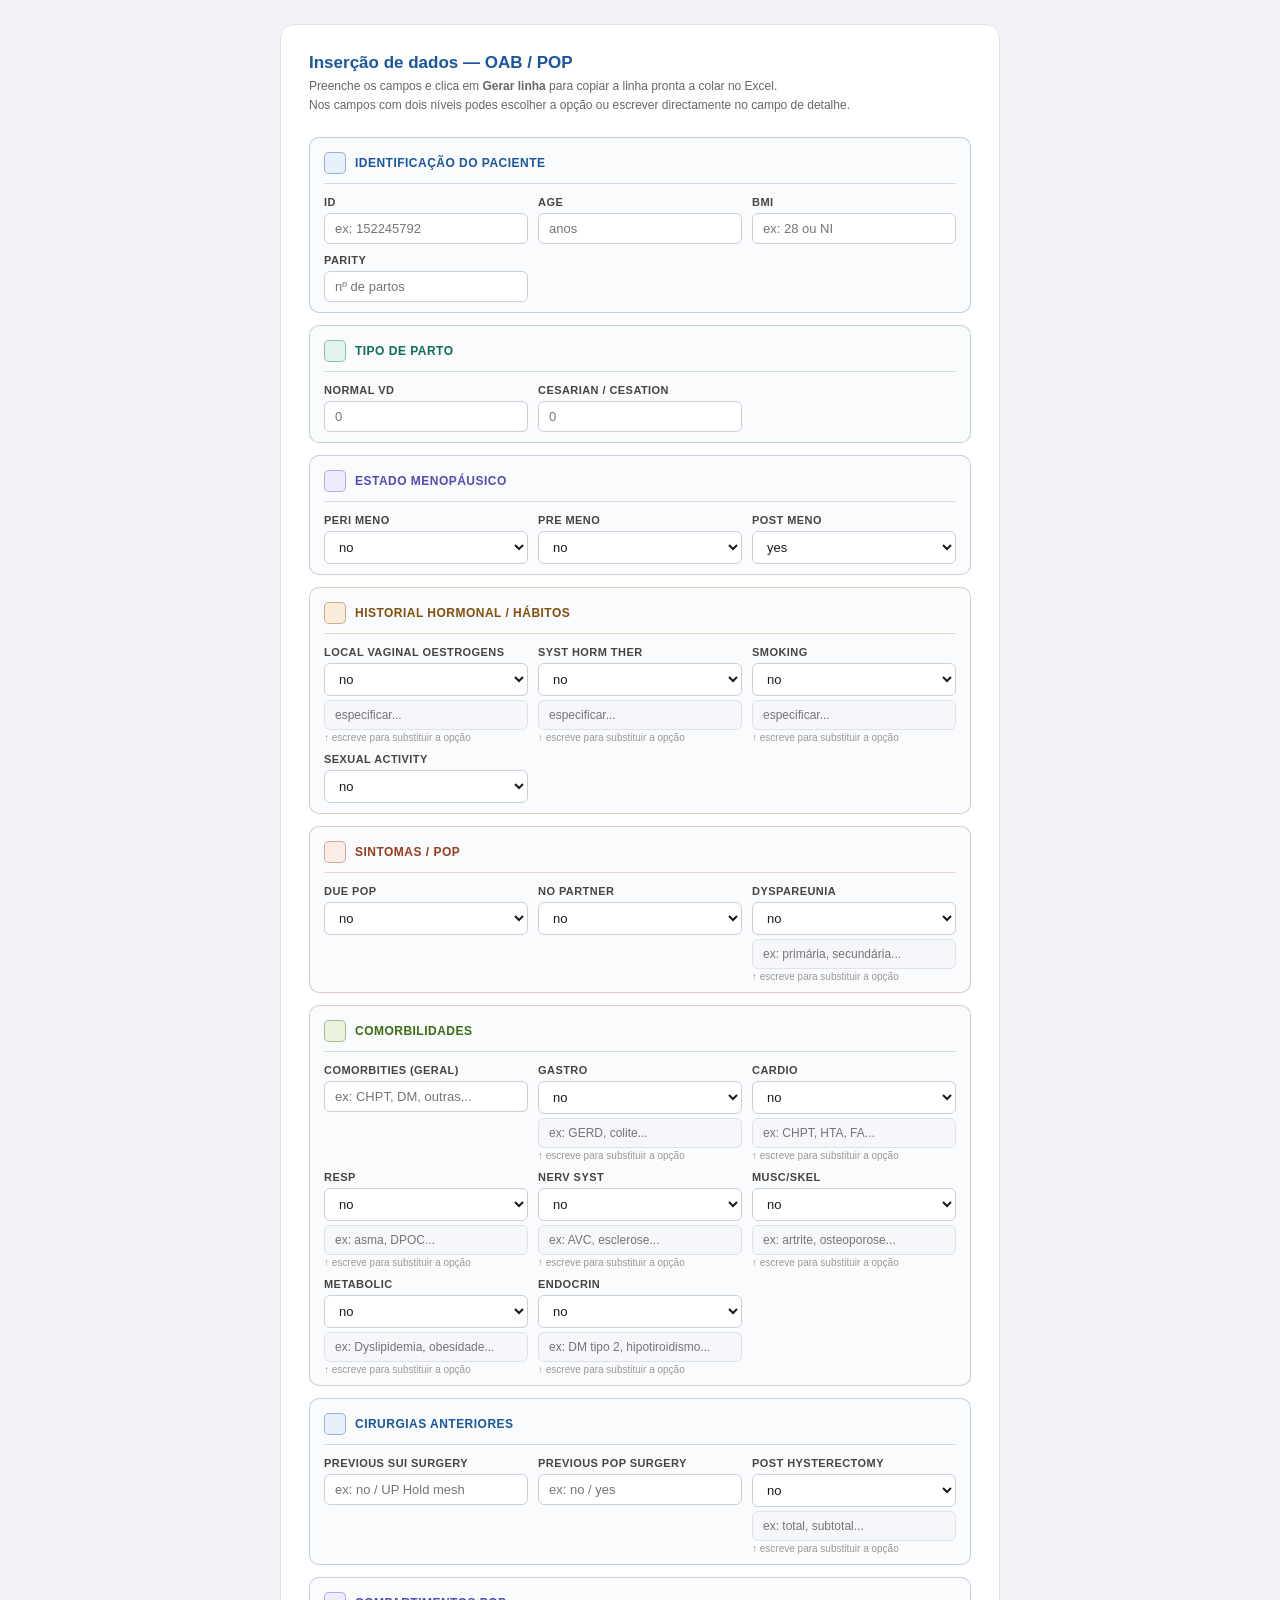
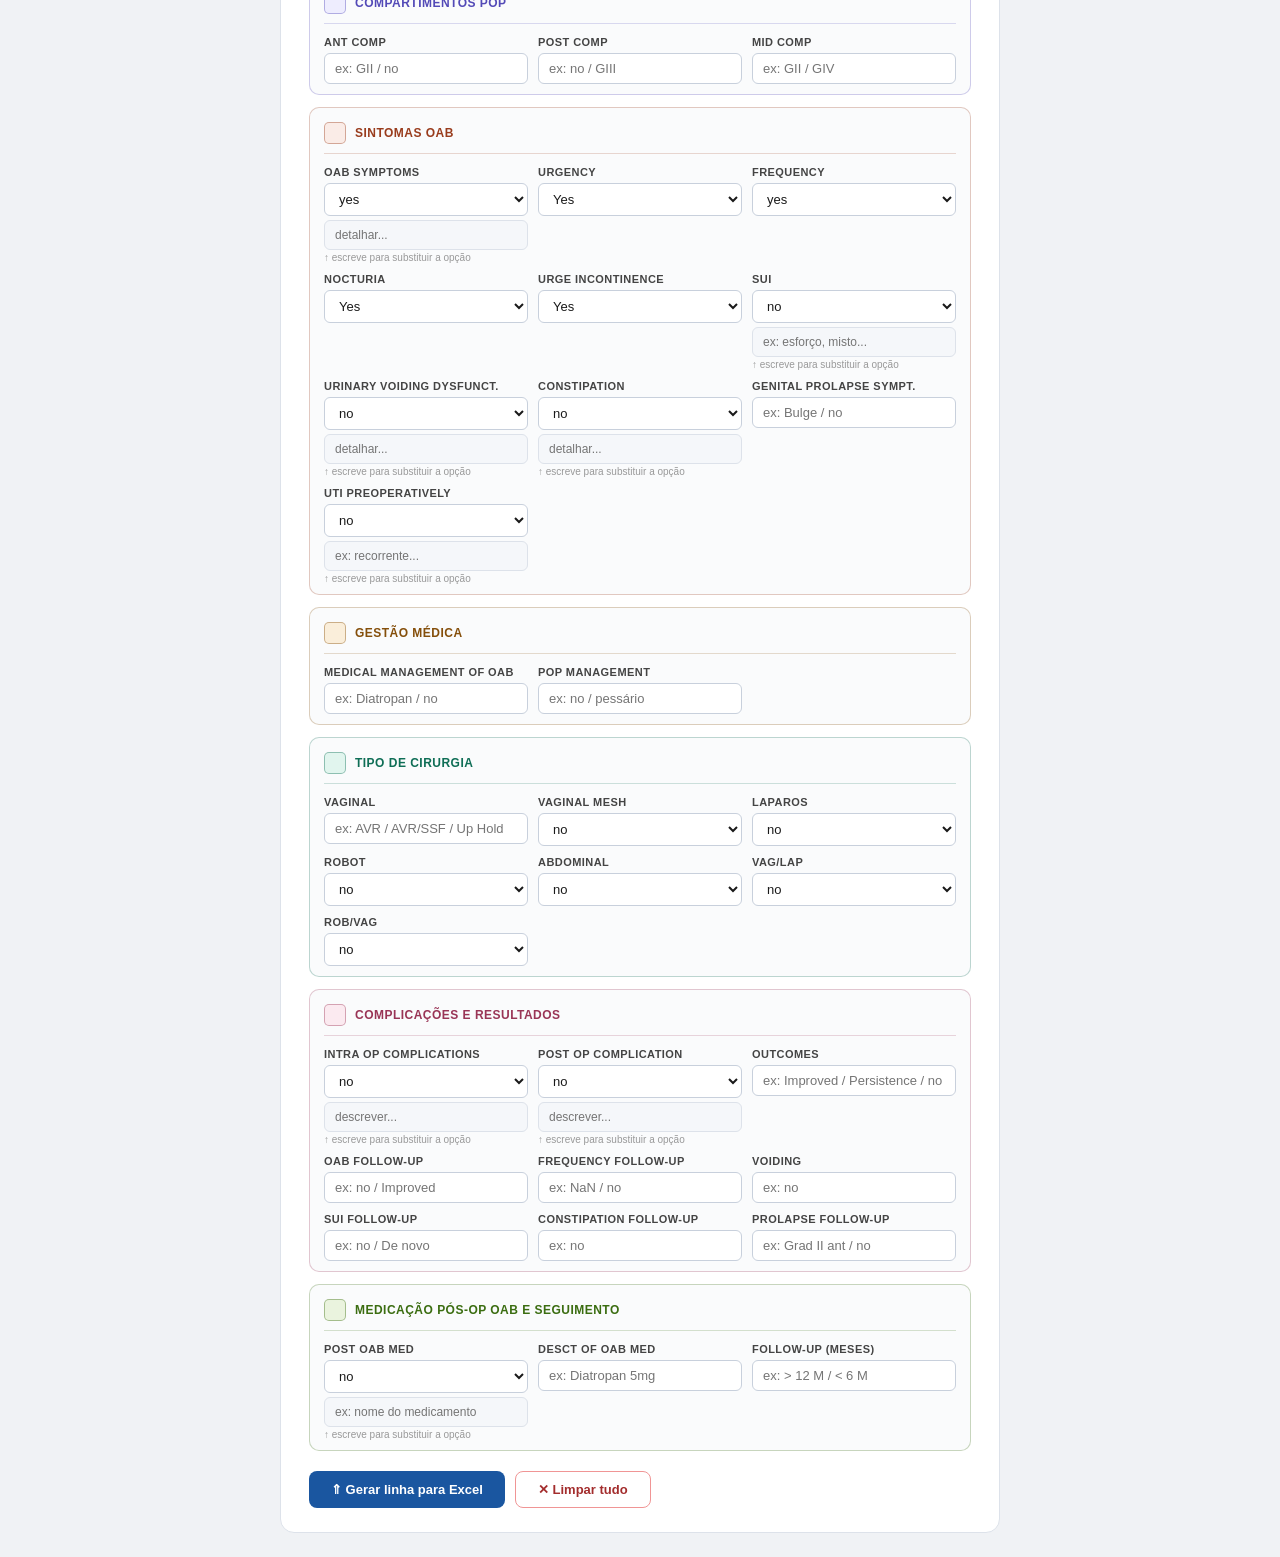
<file: index.html>
<!DOCTYPE html>
<html lang="pt">
<head>
  <meta charset="UTF-8" />
  <meta name="viewport" content="width=device-width, initial-scale=1.0" />
  <title>Inserção de dados — OAB / POP</title>
  <link rel="stylesheet" href="./Cs/style.css" />
</head>
<body>

  <div class="page-wrapper">

    <h1 class="page-title">Inserção de dados — OAB / POP</h1>
    <p class="page-subtitle">
      Preenche os campos e clica em <strong>Gerar linha</strong> para copiar a linha pronta a colar no Excel.<br>
      Nos campos com dois níveis podes escolher a opção ou escrever directamente no campo de detalhe.
    </p>

    <!-- Form sections injected here by script.js -->
    <div id="form-root"></div>

    <!-- Action buttons -->
    <div class="actions">
      <button class="btn btn-primary" onclick="generate()">&#8657; Gerar linha para Excel</button>
      <button class="btn btn-danger"  onclick="clearAll()">&#10005; Limpar tudo</button>
    </div>

    <!-- Output area -->
    <div class="output-wrap" id="out-wrap">
      <div class="output-label">Linha gerada (separada por tabulação)</div>
      <div class="output-box" id="out-box"></div>
      <div class="copy-row">
        <button class="btn-copy" onclick="copyLine()">&#10063; Copiar linha</button>
        <span class="badge-ok" id="ok-badge">&#10003; Copiado!</span>
        <span class="copy-hint">Cola na 1ª célula da próxima linha vazia → <strong>Ctrl+V</strong></span>
      </div>
    </div>

  </div>

  <script src="./Js/script.js"></script>
</body>
</html>
</file>
<file: Cs/style.css>
* {
  box-sizing: border-box;
  margin: 0;
  padding: 0;
}

body {
  font-family: Arial, sans-serif;
  font-size: 13px;
  color: #1a1a1a;
  background: #f0f2f5;
  min-height: 100vh;
  padding: 24px 16px;
}

/* ── Page container ── */
.page-wrapper {
  max-width: 720px;
  margin: 0 auto;
  background: #fff;
  border-radius: 14px;
  border: 1.5px solid #dde2ea;
  padding: 28px 28px 24px;
}

/* ── Page header ── */
.page-title {
  font-size: 17px;
  font-weight: 700;
  color: #1a56a0;
  margin-bottom: 4px;
}

.page-subtitle {
  font-size: 12px;
  color: #666;
  line-height: 1.6;
  margin-bottom: 22px;
}

/* ── Section card ── */
.section-card {
  background: #fafbfc;
  border-radius: 10px;
  padding: 14px 14px 10px;
  margin-bottom: 12px;
  /* border-color and border set dynamically via JS / inline style */
  border: 1.5px solid #dde2ea;
}

.section-header {
  display: flex;
  align-items: center;
  gap: 9px;
  margin-bottom: 12px;
  padding-bottom: 9px;
  border-bottom: 1.5px solid #dde2ea;
}

.section-icon {
  width: 22px;
  height: 22px;
  border-radius: 5px;
  flex-shrink: 0;
}

.section-title {
  font-size: 12px;
  font-weight: 700;
  text-transform: uppercase;
  letter-spacing: 0.04em;
}

/* ── Field grid ── */
.field-grid {
  display: grid;
  grid-template-columns: repeat(auto-fill, minmax(155px, 1fr));
  gap: 10px;
}

/* ── Individual field ── */
.field-wrap {
  display: flex;
  flex-direction: column;
}

.field-label {
  display: block;
  font-size: 11px;
  font-weight: 700;
  color: #444;
  text-transform: uppercase;
  letter-spacing: 0.04em;
  margin-bottom: 5px;
}

/* ── Inputs & selects ── */
input,
select {
  width: 100%;
  padding: 7px 10px;
  font-size: 13px;
  border: 1.5px solid #c8d0dc;
  border-radius: 6px;
  background: #fff;
  color: #1a1a1a;
  box-sizing: border-box;
  outline: none;
  transition: border-color 0.15s;
}

input:focus,
select:focus {
  border-color: #1a56a0;
}

/* combo: detail input below the select */
.combo-select {
  margin-bottom: 4px;
}

.combo-detail {
  font-size: 12px !important;
  border-color: #dde2ea !important;
  background: #f5f7fa !important;
}

.combo-hint {
  font-size: 10px;
  color: #999;
  margin-top: 2px;
}

/* ── Action buttons ── */
.actions {
  display: flex;
  gap: 10px;
  margin-top: 20px;
  flex-wrap: wrap;
}

.btn {
  padding: 10px 22px;
  border-radius: 8px;
  font-size: 13px;
  font-weight: 700;
  cursor: pointer;
  border: none;
  transition: opacity 0.15s;
}

.btn:hover {
  opacity: 0.85;
}

.btn-primary {
  background: #1a56a0;
  color: #fff;
}

.btn-danger {
  background: #fff;
  color: #a32d2d;
  border: 1.5px solid #f09595;
}

.btn-copy {
  padding: 9px 18px;
  background: #0f6e56;
  color: #fff;
  border: none;
  border-radius: 8px;
  font-size: 13px;
  font-weight: 700;
  cursor: pointer;
  transition: opacity 0.15s;
}

.btn-copy:hover {
  opacity: 0.85;
}

/* ── Output box ── */
.output-wrap {
  display: none;
  margin-top: 16px;
  background: #f5f7fa;
  border: 1.5px solid #d0d7e3;
  border-radius: 8px;
  padding: 14px;
}

.output-label {
  font-size: 11px;
  font-weight: 700;
  color: #555;
  text-transform: uppercase;
  letter-spacing: 0.05em;
  margin-bottom: 8px;
}

.output-box {
  font-family: monospace;
  font-size: 11px;
  color: #1a1a1a;
  word-break: break-all;
  line-height: 1.7;
  max-height: 72px;
  overflow: auto;
  background: #fff;
  border: 1px solid #d0d7e3;
  border-radius: 6px;
  padding: 8px;
}

.copy-row {
  display: flex;
  align-items: center;
  gap: 10px;
  margin-top: 10px;
  flex-wrap: wrap;
}

.copy-hint {
  font-size: 12px;
  color: #555;
}

.badge-ok {
  display: none;
  background: #e1f5ee;
  color: #0f6e56;
  border: 1px solid #9fe1cb;
  font-size: 11px;
  font-weight: 700;
  padding: 4px 12px;
  border-radius: 6px;
}
</file>
